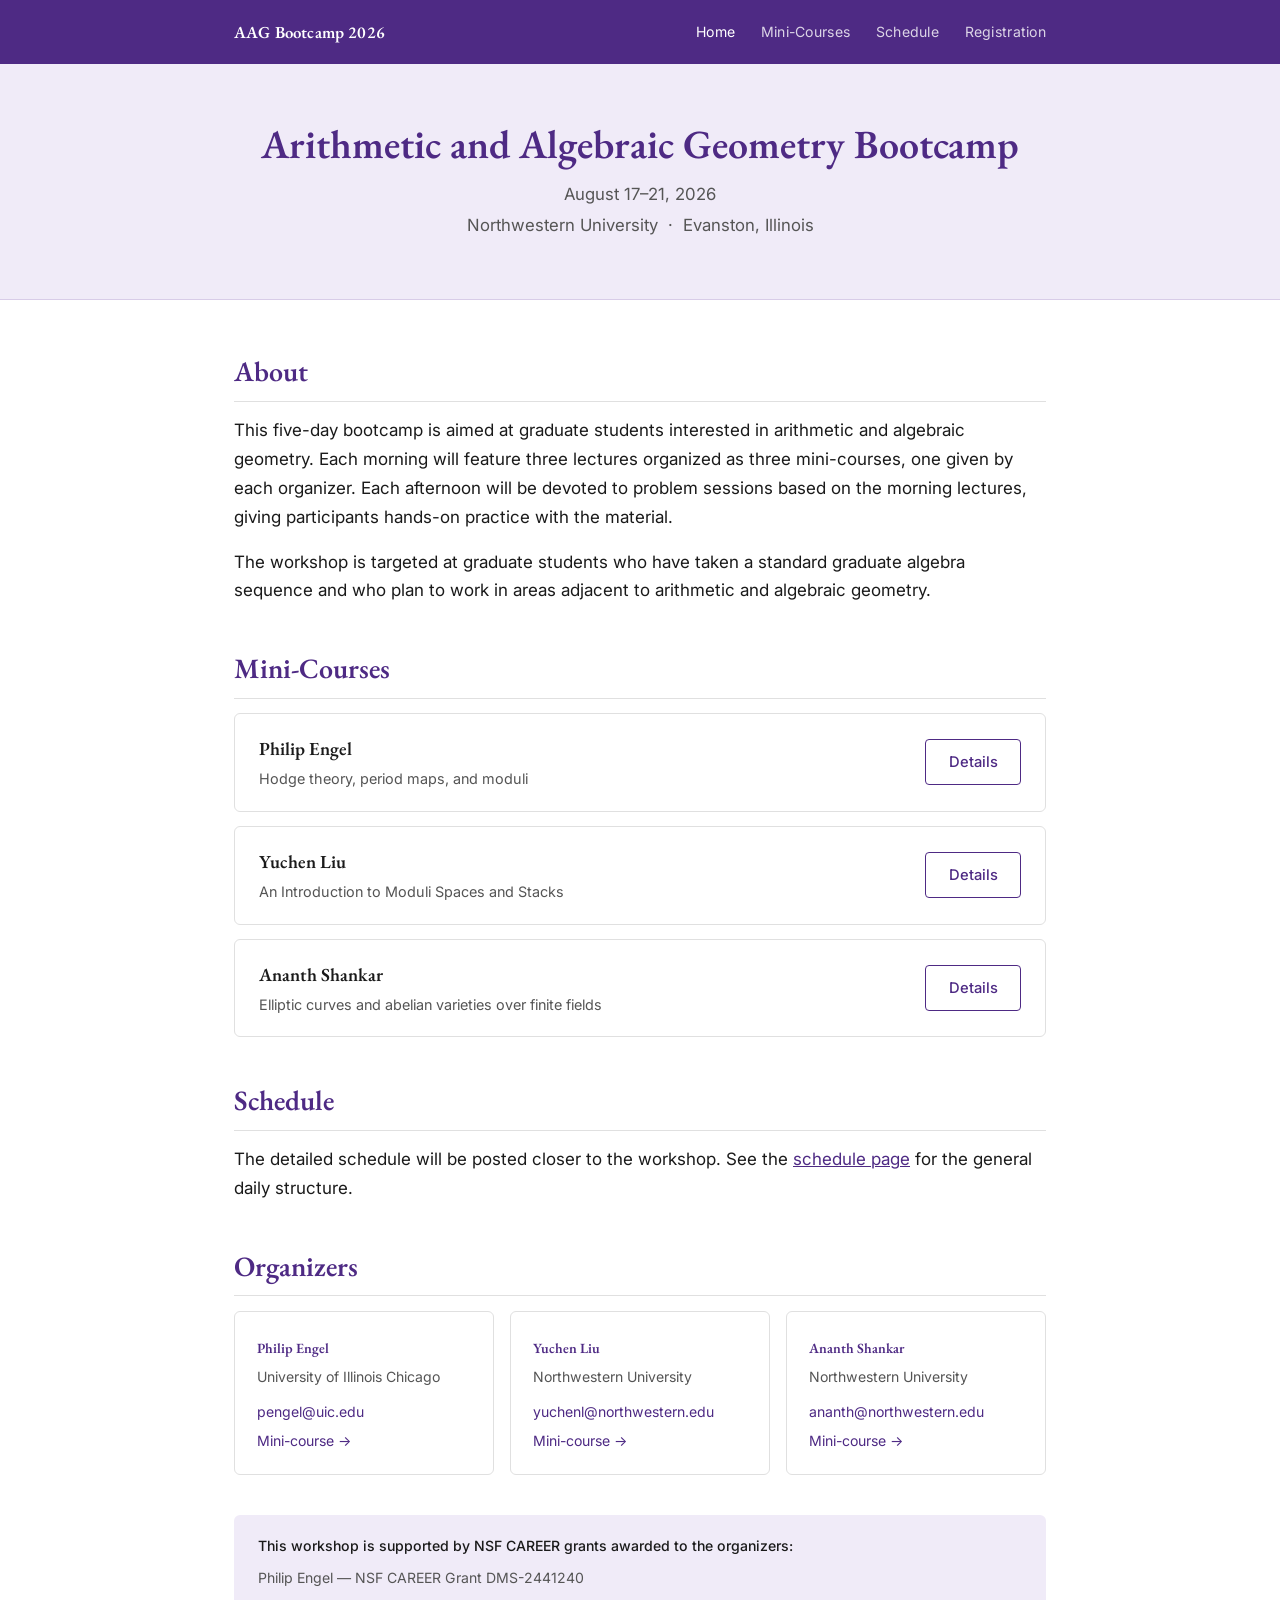
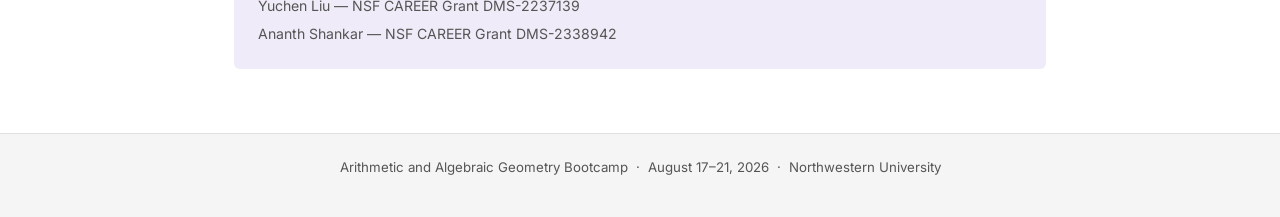
<file: index.html>
<!DOCTYPE html>
<html lang="en">
<head>
  <meta charset="UTF-8">
  <meta name="viewport" content="width=device-width, initial-scale=1.0">
  <title>Arithmetic and Algebraic Geometry Bootcamp 2026</title>
  <link rel="stylesheet" href="style.css">
</head>
<body>

<header>
  <div class="header-inner">
    <a class="site-title" href="index.html">AAG Bootcamp 2026</a>
    <nav>
      <a href="index.html" class="active">Home</a>
      <a href="minicourses.html">Mini-Courses</a>
      <a href="schedule.html">Schedule</a>
      <a href="registration.html">Registration</a>
    </nav>
  </div>
</header>

<div class="hero">
  <h1>Arithmetic and Algebraic Geometry Bootcamp</h1>
  <p class="subtitle">August 17–21, 2026</p>
  <p class="subtitle">Northwestern University &nbsp;&middot;&nbsp; Evanston, Illinois</p>
</div>

<main>
  <h2>About</h2>
  <p>
    This five-day bootcamp is aimed at graduate students interested in arithmetic and algebraic geometry.
    Each morning will feature three lectures organized as three mini-courses, one given by each organizer.
    Each afternoon will be devoted to problem sessions based on the morning lectures, giving participants
    hands-on practice with the material.
  </p>
  <p>
    The workshop is targeted at graduate students who have taken a standard graduate algebra sequence
    and who plan to work in areas adjacent to arithmetic and algebraic geometry.
  </p>

  <h2>Mini-Courses</h2>
  <div class="minicourse-cards">
    <div class="minicourse-card">
      <div>
        <div class="speaker">Philip Engel</div>
        <div class="course-title">Hodge theory, period maps, and moduli</div>
      </div>
      <a href="minicourse-engel.html" class="btn btn-outline">Details</a>
    </div>
    <div class="minicourse-card">
      <div>
        <div class="speaker">Yuchen Liu</div>
        <div class="course-title">An Introduction to Moduli Spaces and Stacks</div>
      </div>
      <a href="minicourse-liu.html" class="btn btn-outline">Details</a>
    </div>
    <div class="minicourse-card">
      <div>
        <div class="speaker">Ananth Shankar</div>
        <div class="course-title">Elliptic curves and abelian varieties over finite fields</div>
      </div>
      <a href="minicourse-shankar.html" class="btn btn-outline">Details</a>
    </div>
  </div>

  <h2>Schedule</h2>
  <p>The detailed schedule will be posted closer to the workshop. See the <a href="schedule.html">schedule page</a> for the general daily structure.</p>

  <h2>Organizers</h2>
  <div class="organizers">
    <div class="organizer-card">
      <div class="name"><a href="https://philip-engel.github.io/" target="_blank">Philip Engel</a></div>
      <div class="affiliation">University of Illinois Chicago</div>
      <a href="mailto:pengel@uic.edu">pengel@uic.edu</a><br>
      <a href="minicourse-engel.html">Mini-course →</a>
    </div>
    <div class="organizer-card">
      <div class="name"><a href="https://faculty.wcas.northwestern.edu/yuchenl/" target="_blank">Yuchen Liu</a></div>
      <div class="affiliation">Northwestern University</div>
      <a href="mailto:yuchenl@northwestern.edu">yuchenl@northwestern.edu</a><br>
      <a href="minicourse-liu.html">Mini-course →</a>
    </div>
    <div class="organizer-card">
      <div class="name"><a href="https://sites.google.com/view/ashankar/" target="_blank">Ananth Shankar</a></div>
      <div class="affiliation">Northwestern University</div>
      <a href="mailto:ananth@northwestern.edu">ananth@northwestern.edu</a><br>
      <a href="minicourse-shankar.html">Mini-course →</a>
    </div>
  </div>

  <div class="funding">
    <p>This workshop is supported by NSF CAREER grants awarded to the organizers:</p>
    <p>Philip Engel &mdash; NSF CAREER Grant DMS-2441240</p>
    <p>Yuchen Liu &mdash; NSF CAREER Grant DMS-2237139</p>
    <p>Ananth Shankar &mdash; NSF CAREER Grant DMS-2338942</p>
  </div>
</main>

<footer>
  <p>Arithmetic and Algebraic Geometry Bootcamp &nbsp;&middot;&nbsp; August 17&ndash;21, 2026 &nbsp;&middot;&nbsp; Northwestern University</p>
</footer>

</body>
</html>
</file>
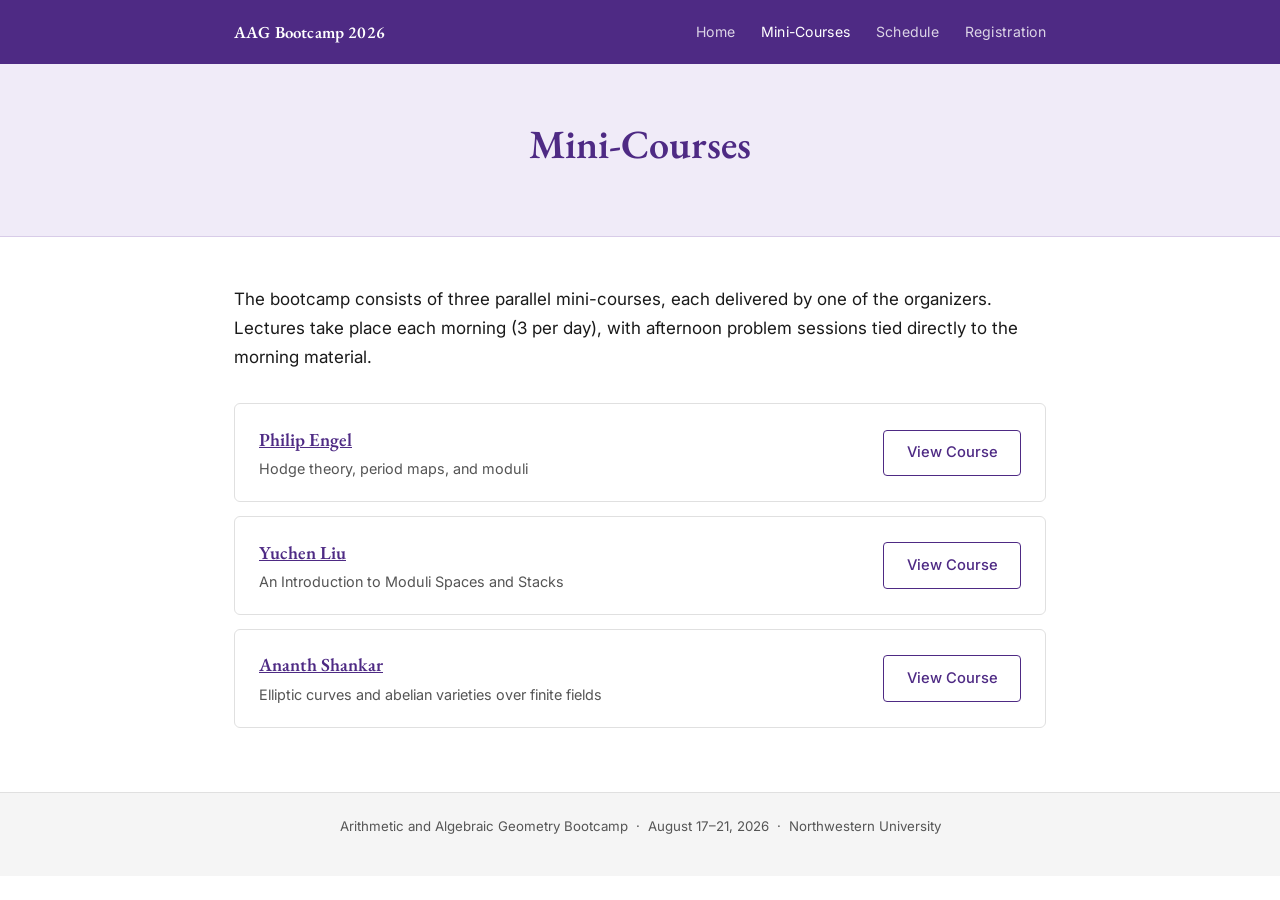
<file: minicourses.html>
<!DOCTYPE html>
<html lang="en">
<head>
  <meta charset="UTF-8">
  <meta name="viewport" content="width=device-width, initial-scale=1.0">
  <title>Mini-Courses &mdash; AAG Bootcamp 2026</title>
  <link rel="stylesheet" href="style.css">
</head>
<body>

<header>
  <div class="header-inner">
    <a class="site-title" href="index.html">AAG Bootcamp 2026</a>
    <nav>
      <a href="index.html">Home</a>
      <a href="minicourses.html" class="active">Mini-Courses</a>
      <a href="schedule.html">Schedule</a>
      <a href="registration.html">Registration</a>
    </nav>
  </div>
</header>

<div class="hero">
  <h1>Mini-Courses</h1>
</div>

<main>
  <p>
    The bootcamp consists of three parallel mini-courses, each delivered by one of the organizers.
    Lectures take place each morning (3 per day), with afternoon problem sessions tied directly
    to the morning material.
  </p>

  <div class="minicourse-cards" style="margin-top: 2rem;">
    <div class="minicourse-card">
      <div>
        <div class="speaker"><a href="https://philip-engel.github.io/" target="_blank">Philip Engel</a></div>
        <div class="course-title">Hodge theory, period maps, and moduli</div>
      </div>
      <a href="minicourse-engel.html" class="btn btn-outline">View Course</a>
    </div>
    <div class="minicourse-card">
      <div>
        <div class="speaker"><a href="https://faculty.wcas.northwestern.edu/yuchenl/" target="_blank">Yuchen Liu</a></div>
        <div class="course-title">An Introduction to Moduli Spaces and Stacks</div>
      </div>
      <a href="minicourse-liu.html" class="btn btn-outline">View Course</a>
    </div>
    <div class="minicourse-card">
      <div>
        <div class="speaker"><a href="https://sites.google.com/view/ashankar/" target="_blank">Ananth Shankar</a></div>
        <div class="course-title">Elliptic curves and abelian varieties over finite fields</div>
      </div>
      <a href="minicourse-shankar.html" class="btn btn-outline">View Course</a>
    </div>
  </div>
</main>

<footer>
  <p>Arithmetic and Algebraic Geometry Bootcamp &nbsp;&middot;&nbsp; August 17&ndash;21, 2026 &nbsp;&middot;&nbsp; Northwestern University</p>
</footer>

</body>
</html>
</file>
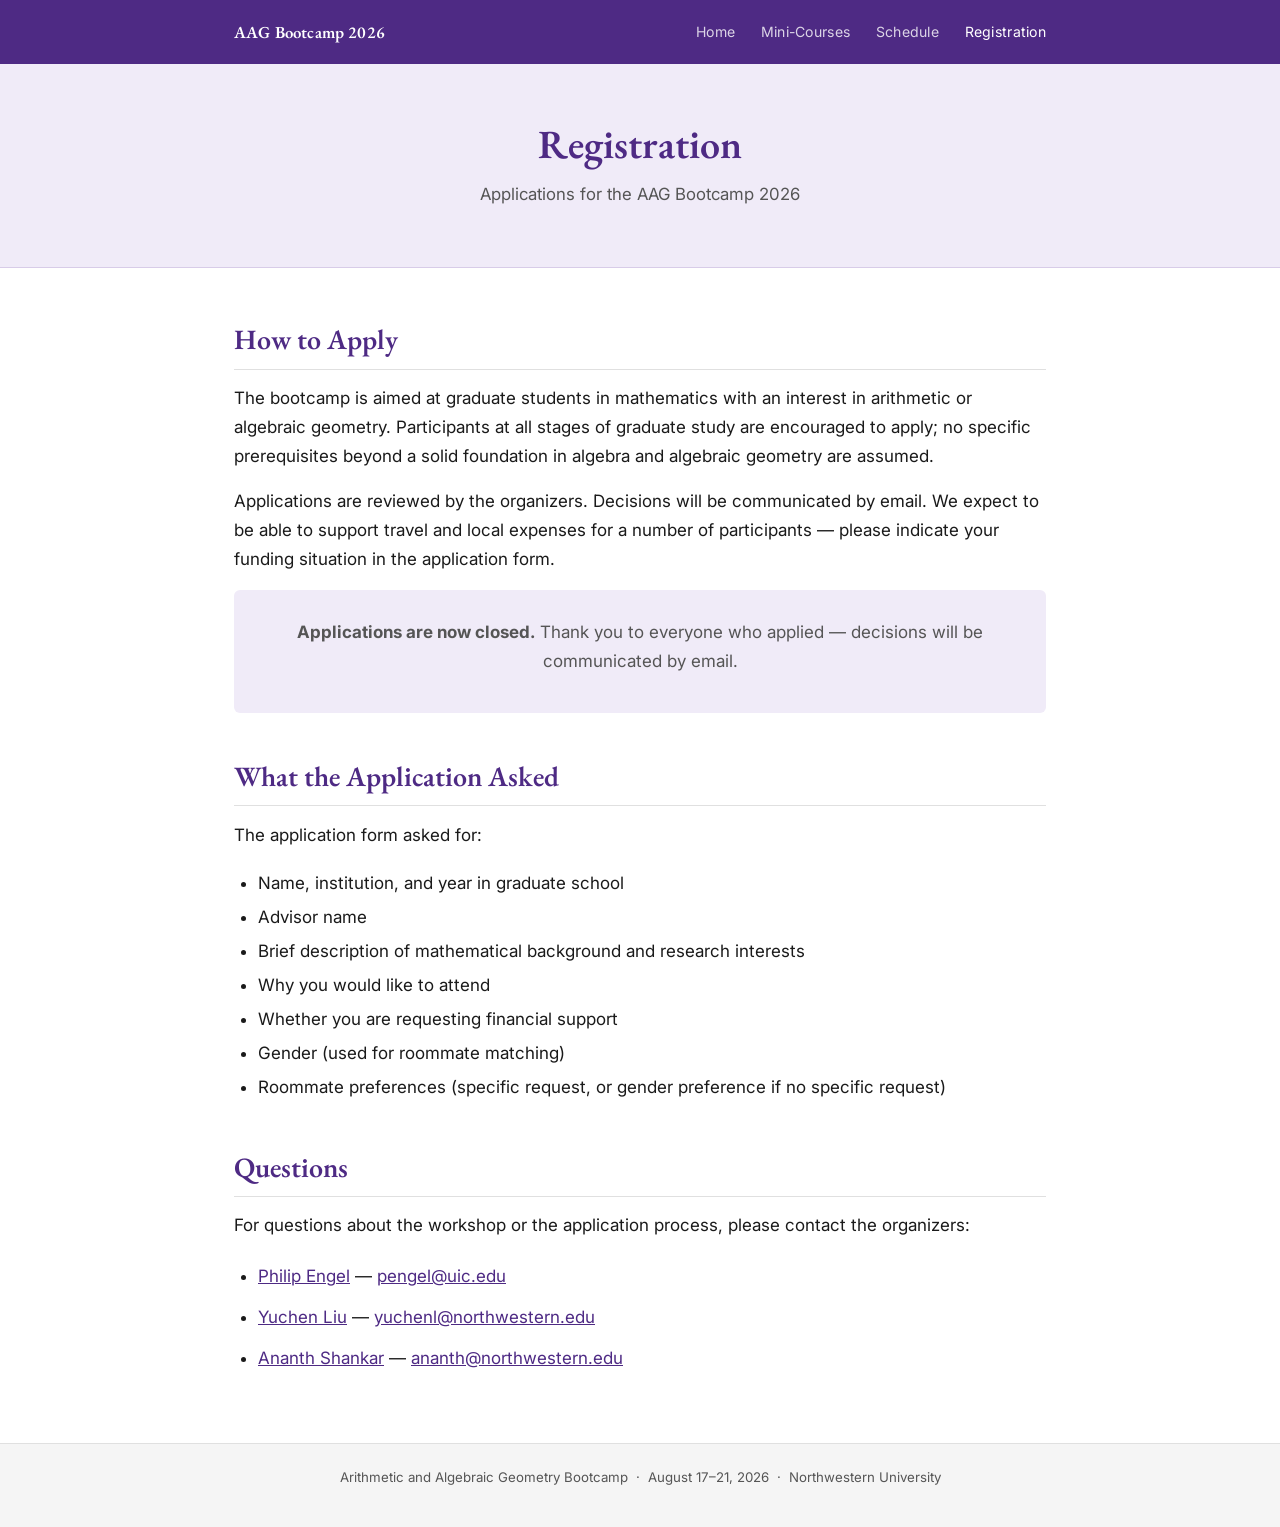
<file: registration.html>
<!DOCTYPE html>
<html lang="en">
<head>
  <meta charset="UTF-8">
  <meta name="viewport" content="width=device-width, initial-scale=1.0">
  <title>Registration &mdash; AAG Bootcamp 2026</title>
  <link rel="stylesheet" href="style.css">
</head>
<body>

<header>
  <div class="header-inner">
    <a class="site-title" href="index.html">AAG Bootcamp 2026</a>
    <nav>
      <a href="index.html">Home</a>
      <a href="minicourses.html">Mini-Courses</a>
      <a href="schedule.html">Schedule</a>
      <a href="registration.html" class="active">Registration</a>
    </nav>
  </div>
</header>

<div class="hero">
  <h1>Registration</h1>
  <p class="subtitle">Applications for the AAG Bootcamp 2026</p>
</div>

<main>
  <h2>How to Apply</h2>
  <p>
    The bootcamp is aimed at graduate students in mathematics with an interest in arithmetic or algebraic geometry.
    Participants at all stages of graduate study are encouraged to apply; no specific prerequisites beyond a
    solid foundation in algebra and algebraic geometry are assumed.
  </p>
  <p>
    Applications are reviewed by the organizers. Decisions will be communicated by email.
    We expect to be able to support travel and local expenses for a number of participants — please indicate your
    funding situation in the application form.
  </p>

  <div class="registration-box">
    <p><strong>Applications are now closed.</strong> Thank you to everyone who applied — decisions will be communicated by email.</p>
  </div>

  <h2>What the Application Asked</h2>
  <p>The application form asked for:</p>
  <ul style="margin-left: 1.5rem; margin-bottom: 1rem; line-height: 2;">
    <li>Name, institution, and year in graduate school</li>
    <li>Advisor name</li>
    <li>Brief description of mathematical background and research interests</li>
    <li>Why you would like to attend</li>
    <li>Whether you are requesting financial support</li>
    <li>Gender (used for roommate matching)</li>
    <li>Roommate preferences (specific request, or gender preference if no specific request)</li>
  </ul>

  <h2>Questions</h2>
  <p>For questions about the workshop or the application process, please contact the organizers:</p>
  <ul style="margin-left: 1.5rem; line-height: 2.4;">
    <li><a href="https://philip-engel.github.io/" target="_blank">Philip Engel</a> &mdash; <a href="mailto:pengel@uic.edu">pengel@uic.edu</a></li>
    <li><a href="https://faculty.wcas.northwestern.edu/yuchenl/" target="_blank">Yuchen Liu</a> &mdash; <a href="mailto:yuchenl@northwestern.edu">yuchenl@northwestern.edu</a></li>
    <li><a href="https://sites.google.com/view/ashankar/" target="_blank">Ananth Shankar</a> &mdash; <a href="mailto:ananth@northwestern.edu">ananth@northwestern.edu</a></li>
  </ul>
</main>

<footer>
  <p>Arithmetic and Algebraic Geometry Bootcamp &nbsp;&middot;&nbsp; August 17&ndash;21, 2026 &nbsp;&middot;&nbsp; Northwestern University</p>
</footer>

</body>
</html>
</file>
<file: style.css>
@import url('https://fonts.googleapis.com/css2?family=EB+Garamond:ital,wght@0,400;0,600;1,400&family=Inter:wght@300;400;500&display=swap');

:root {
  --purple: #4E2A84;
  --purple-light: #6b3fa0;
  --purple-pale: #f0ebf8;
  --text: #1a1a1a;
  --text-muted: #555;
  --border: #e0e0e0;
  --max-width: 860px;
}

* {
  box-sizing: border-box;
  margin: 0;
  padding: 0;
}

body {
  font-family: 'Inter', system-ui, sans-serif;
  font-size: 17px;
  line-height: 1.7;
  color: var(--text);
  background: #fff;
}

header {
  background: var(--purple);
  color: #fff;
}

.header-inner {
  max-width: var(--max-width);
  margin: 0 auto;
  padding: 1.1rem 1.5rem;
  display: flex;
  align-items: center;
  justify-content: space-between;
}

.site-title {
  font-family: 'EB Garamond', serif;
  font-size: 1.05rem;
  font-weight: 600;
  color: #fff;
  text-decoration: none;
  letter-spacing: 0.01em;
}

nav {
  display: flex;
  gap: 1.6rem;
}

nav a {
  color: rgba(255, 255, 255, 0.8);
  text-decoration: none;
  font-size: 0.88rem;
  font-weight: 400;
  letter-spacing: 0.02em;
  transition: color 0.15s;
}

nav a:hover,
nav a.active {
  color: #fff;
}

.hero {
  background: var(--purple-pale);
  border-bottom: 1px solid #d8cce8;
  padding: 3.5rem 1.5rem;
  text-align: center;
}

.hero h1 {
  font-family: 'EB Garamond', serif;
  font-size: 2.5rem;
  font-weight: 600;
  color: var(--purple);
  line-height: 1.2;
  margin-bottom: 0.75rem;
}

.hero .subtitle {
  font-size: 1.05rem;
  color: var(--text-muted);
  margin-bottom: 0.2rem;
}

.btn {
  display: inline-block;
  background: var(--purple);
  color: #fff;
  text-decoration: none;
  padding: 0.6rem 1.4rem;
  border-radius: 4px;
  font-size: 0.92rem;
  font-weight: 500;
  margin-top: 1.2rem;
  transition: background 0.15s;
}

.btn:hover {
  background: var(--purple-light);
}

.btn-outline {
  background: transparent;
  border: 1.5px solid var(--purple);
  color: var(--purple);
  margin-top: 0;
}

.btn-outline:hover {
  background: var(--purple-pale);
}

main {
  max-width: var(--max-width);
  margin: 0 auto;
  padding: 3rem 1.5rem 4rem;
}

h2 {
  font-family: 'EB Garamond', serif;
  font-size: 1.75rem;
  font-weight: 600;
  color: var(--purple);
  margin-top: 2.5rem;
  margin-bottom: 0.9rem;
  padding-bottom: 0.3rem;
  border-bottom: 1px solid var(--border);
}

h2:first-child {
  margin-top: 0;
}

h3 {
  font-family: 'EB Garamond', serif;
  font-size: 1.25rem;
  font-weight: 600;
  color: var(--text);
  margin-top: 1.5rem;
  margin-bottom: 0.3rem;
}

p {
  margin-bottom: 1rem;
}

a {
  color: var(--purple);
}

.organizers {
  display: grid;
  grid-template-columns: repeat(auto-fit, minmax(220px, 1fr));
  gap: 1rem;
  margin-top: 0.8rem;
}

.organizer-card {
  border: 1px solid var(--border);
  border-radius: 6px;
  padding: 1.2rem 1.4rem;
}

.organizer-card .name {
  font-family: 'EB Garamond', serif;
  font-size: 1.15rem;
  font-weight: 600;
  color: var(--purple);
  margin-bottom: 0.15rem;
}

.organizer-card .affiliation {
  font-size: 0.88rem;
  color: var(--text-muted);
  margin-bottom: 0.5rem;
}

.organizer-card a {
  font-size: 0.88rem;
  color: var(--purple);
  text-decoration: none;
}

.organizer-card a:hover {
  text-decoration: underline;
}

.organizer-card .grant {
  font-size: 0.82rem;
  color: var(--text-muted);
  margin-top: 0.4rem;
}

.minicourse-cards {
  display: flex;
  flex-direction: column;
  gap: 0.9rem;
  margin-top: 0.8rem;
}

.minicourse-card {
  border: 1px solid var(--border);
  border-radius: 6px;
  padding: 1.2rem 1.5rem;
  display: flex;
  justify-content: space-between;
  align-items: center;
}

.minicourse-card .speaker {
  font-family: 'EB Garamond', serif;
  font-size: 1.15rem;
  font-weight: 600;
  color: var(--text);
}

.minicourse-card .course-title {
  font-size: 0.9rem;
  color: var(--text-muted);
  margin-top: 0.15rem;
}

.funding {
  background: var(--purple-pale);
  border-radius: 6px;
  padding: 1.2rem 1.5rem;
  margin-top: 2.5rem;
  font-size: 0.88rem;
}

.funding p {
  color: var(--text-muted);
  margin-bottom: 0.25rem;
}

.funding p:first-child {
  font-weight: 500;
  color: var(--text);
  margin-bottom: 0.5rem;
}

.tba-notice {
  background: #f9f9f9;
  border: 1px dashed #ccc;
  border-radius: 6px;
  padding: 2.5rem;
  text-align: center;
  color: var(--text-muted);
  margin-top: 1rem;
  font-style: italic;
}

.schedule-day {
  margin-bottom: 2rem;
}

.schedule-day h3 {
  background: var(--purple-pale);
  color: var(--purple);
  padding: 0.5rem 0.9rem;
  border-radius: 4px;
  margin-top: 0;
}

.schedule-block {
  display: flex;
  gap: 1.2rem;
  padding: 0.6rem 0.9rem;
  border-bottom: 1px solid var(--border);
  font-size: 0.93rem;
}

.schedule-block .time {
  width: 110px;
  flex-shrink: 0;
  color: var(--text-muted);
  font-size: 0.88rem;
  padding-top: 0.05rem;
}

.registration-box {
  background: var(--purple-pale);
  border-radius: 6px;
  padding: 1.8rem 2rem;
  margin-bottom: 2rem;
  text-align: center;
}

.registration-box p {
  margin-bottom: 0.5rem;
  color: var(--text-muted);
}

.placeholder-section {
  border: 1px dashed #ccc;
  border-radius: 6px;
  padding: 1.2rem 1.5rem;
  color: var(--text-muted);
  font-style: italic;
  font-size: 0.92rem;
  margin-top: 0.5rem;
}

footer {
  background: #f5f5f5;
  border-top: 1px solid var(--border);
  padding: 1.4rem;
  text-align: center;
  font-size: 0.83rem;
  color: var(--text-muted);
}

@media (max-width: 600px) {
  .hero h1 { font-size: 1.85rem; }
  .header-inner { flex-direction: column; gap: 0.8rem; text-align: center; }
  nav { flex-wrap: wrap; justify-content: center; gap: 1rem; }
  .minicourse-card { flex-direction: column; align-items: flex-start; gap: 0.8rem; }
  .schedule-block { flex-direction: column; gap: 0.2rem; }
  .schedule-block .time { width: auto; }
}
</file>
